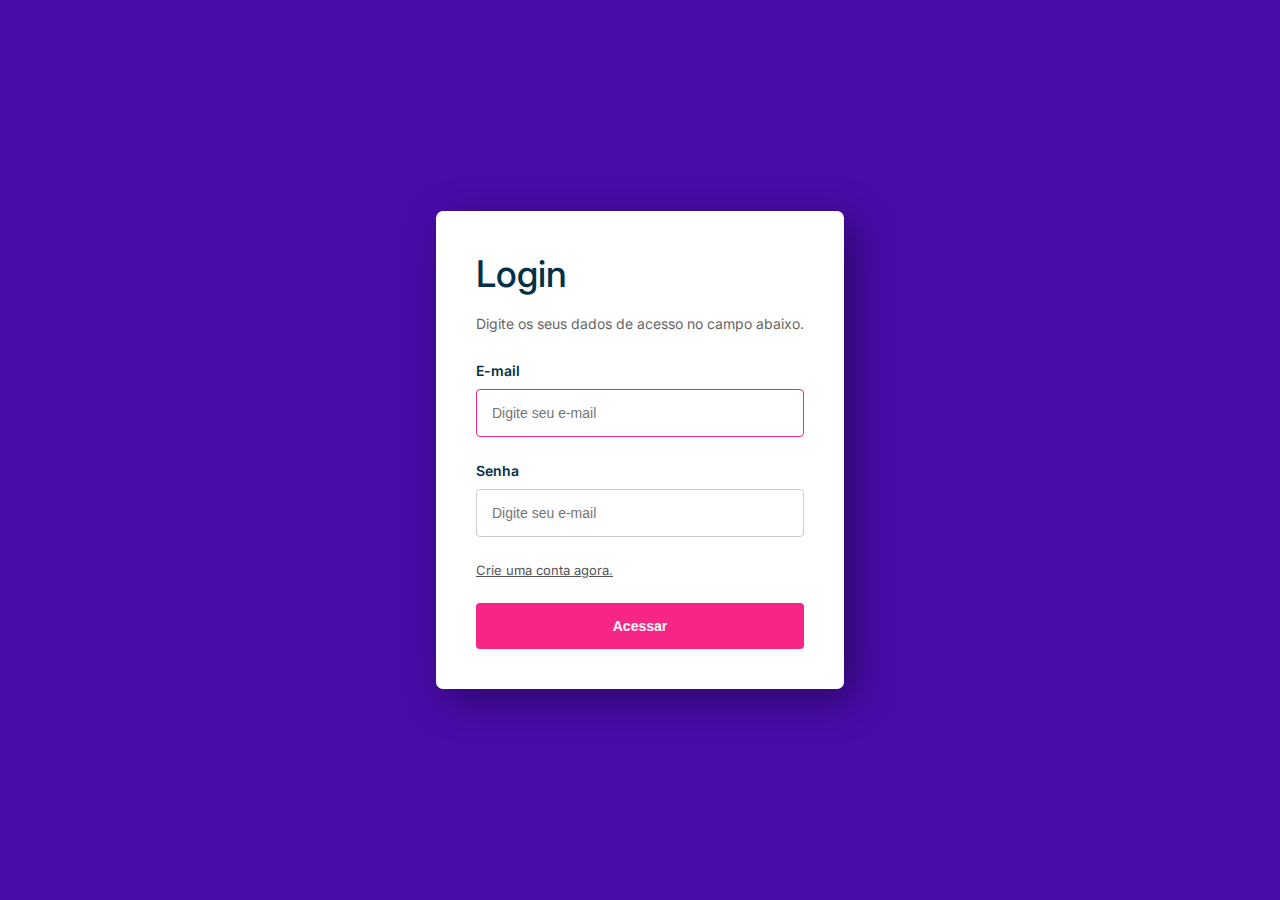
<file: FrontAtivoO/index.html>
<!DOCTYPE html>
<html lang="pt-BR">
<head>
    <meta charset="UTF-8">
    <meta http-equiv="X-UA-Compatible" content="IE=edge">
    <meta name="viewport" content="width=device-width, initial-scale=1.0">
    <title>Login</title>
   <link rel="stylesheet" href="style.css">
</head>
<body>
    <div class="page">
        <form method="POST" class="formLogin">
            <h1>Login</h1>
            <p>Digite os seus dados de acesso no campo abaixo.</p>
            <label for="email">E-mail</label>
            <input type="email" placeholder="Digite seu e-mail" autofocus="true" />
            <label for="password">Senha</label>
            <input type="password" placeholder="Digite seu e-mail" />
            <a href="conta.html">Crie uma conta agora.</a>
            <input type="submit" value="Acessar" class="btn" />
        </form>
    </div>
</body>
</html>
</file>
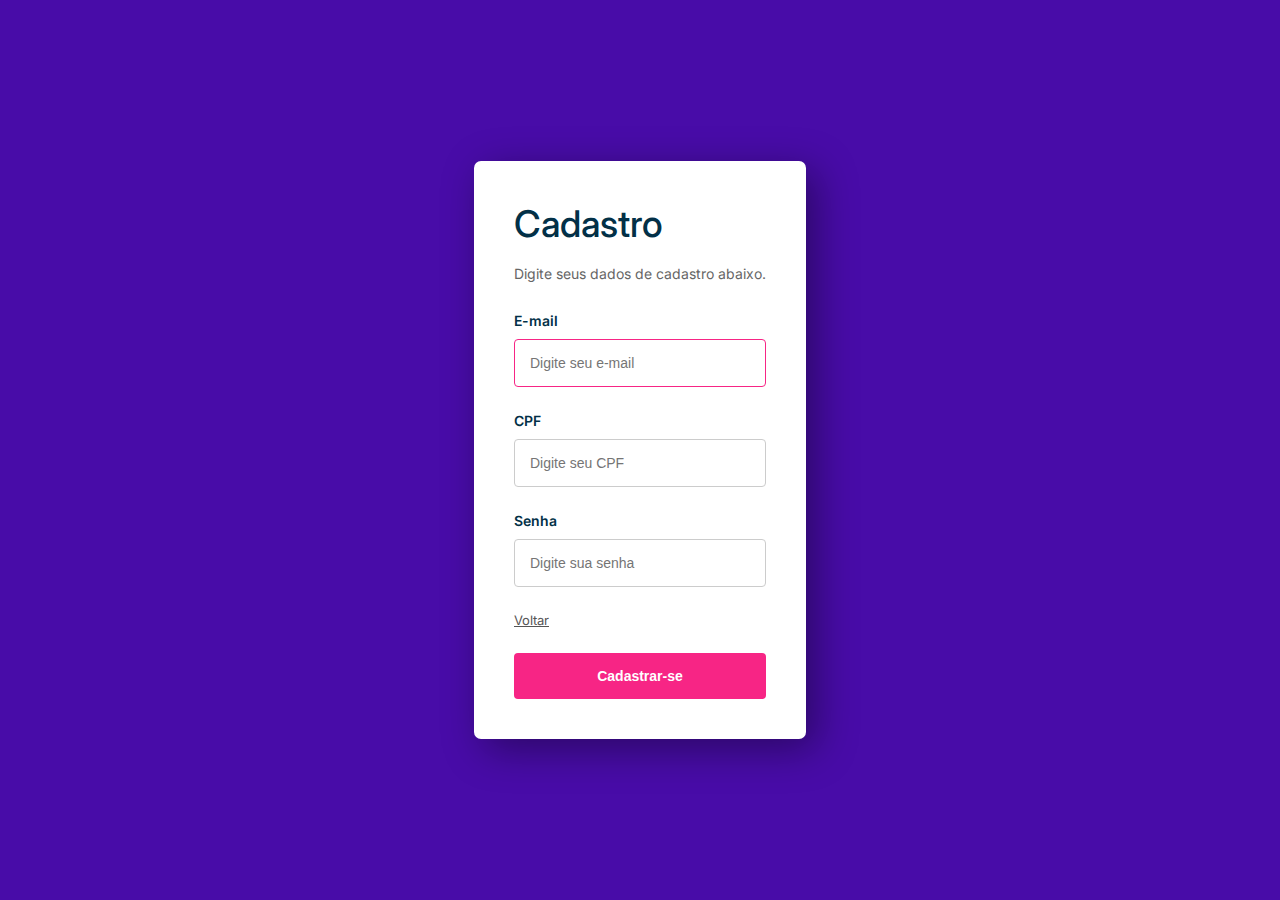
<file: FrontAtivoO/conta.html>
<!DOCTYPE html>
<html lang="en">
<head>
    <meta charset="UTF-8">
    <meta name="viewport" content="width=device-width, initial-scale=1.0">
    <title>Criação de novos usuários</title>
    <link rel="stylesheet" href="style.css">
    <script type="text/javascript" src="script.js"></script>
</head>
<body>
    <div class="page">
        <form method="POST" class="formLogin">
            <h1>Cadastro</h1>
            <p>Digite seus dados de cadastro abaixo.</p>
            <label for="email">E-mail</label>
            <input type="email" placeholder="Digite seu e-mail" autofocus="true" />

            <label for="cpf">CPF</label>
            <input type="text" placeholder="Digite seu CPF" id="cpfInput" onblur="validateCPF()" />


            <label for="password">Senha</label>
            <input type="password" placeholder="Digite sua senha" />

            <a href="index.html">Voltar</a>
            <input type="submit" value="Cadastrar-se" class="btn" />

        </form>

    </div>
    
  
</body>
</html>
</file>
<file: FrontAtivoO/style.css>
@import url('https://fonts.googleapis.com/css2?family=Inter:wght@100;200;300;400;500;600;700;800;900&display=swap');
body {
    font-family: 'Inter', sans-serif;
    margin: 0;
    padding: 0;
    color: #023047
}

.page {
    display: flex;
    flex-direction: column;
    align-items: center;
    align-content: center;
    justify-content: center;
    width: 100%;
    height: 100vh;
    background-color: #480ca8;
}

.formLogin {
    display: flex;
    flex-direction: column;
    background-color: #fff;
    border-radius: 7px;
    padding: 40px;
    box-shadow: 10px 10px 40px rgba(0, 0, 0, 0.4);
    gap: 5px
}

.areaLogin img {
    width: 420px;
}

.formLogin h1 {
    padding: 0;
    margin: 0;
    font-weight: 500;
    font-size: 2.3em;
}

.formLogin p {
    display: inline-block;
    font-size: 14px;
    color: #666;
    margin-bottom: 25px;
}

.formLogin input {
    padding: 15px;
    font-size: 14px;
    border: 1px solid #ccc;
    margin-bottom: 20px;
    margin-top: 5px;
    border-radius: 4px;
    transition: all linear 160ms;
    outline: none;
}


.formLogin input:focus {
    border: 1px solid #f72585;
}

.formLogin label {
    font-size: 14px;
    font-weight: 600;
}

.formLogin a {
    display: inline-block;
    margin-bottom: 20px;
    font-size: 13px;
    color: #555;
    transition: all linear 160ms;
}

.formLogin a:hover {
    color: #f72585;
}

.btn {
    background-color: #f72585;
    color: #fff;
    font-size: 14px;
    font-weight: 600;
    border: none !important;
    transition: all linear 160ms;
    cursor: pointer;
    margin: 0 !important;

}

.btn:hover {
    transform: scale(1.05);
    background-color: #ff0676;

}
</file>
